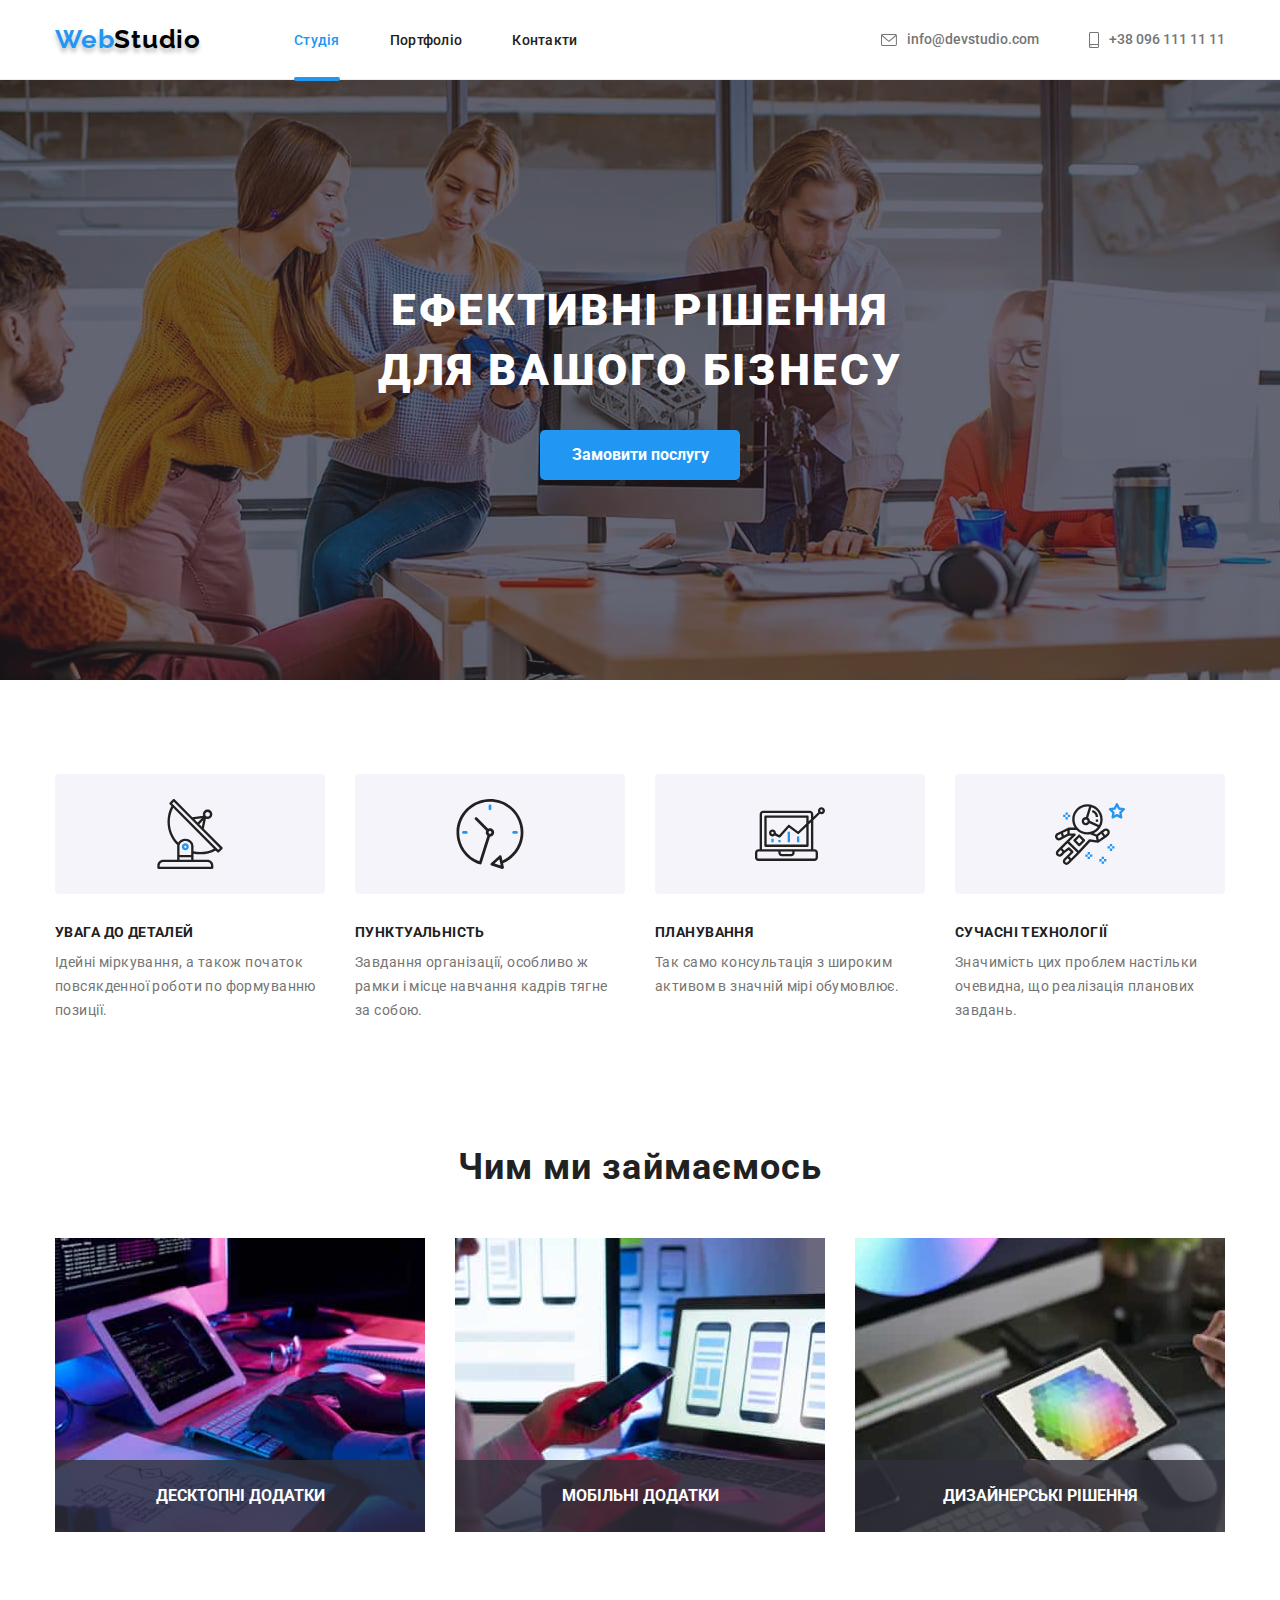
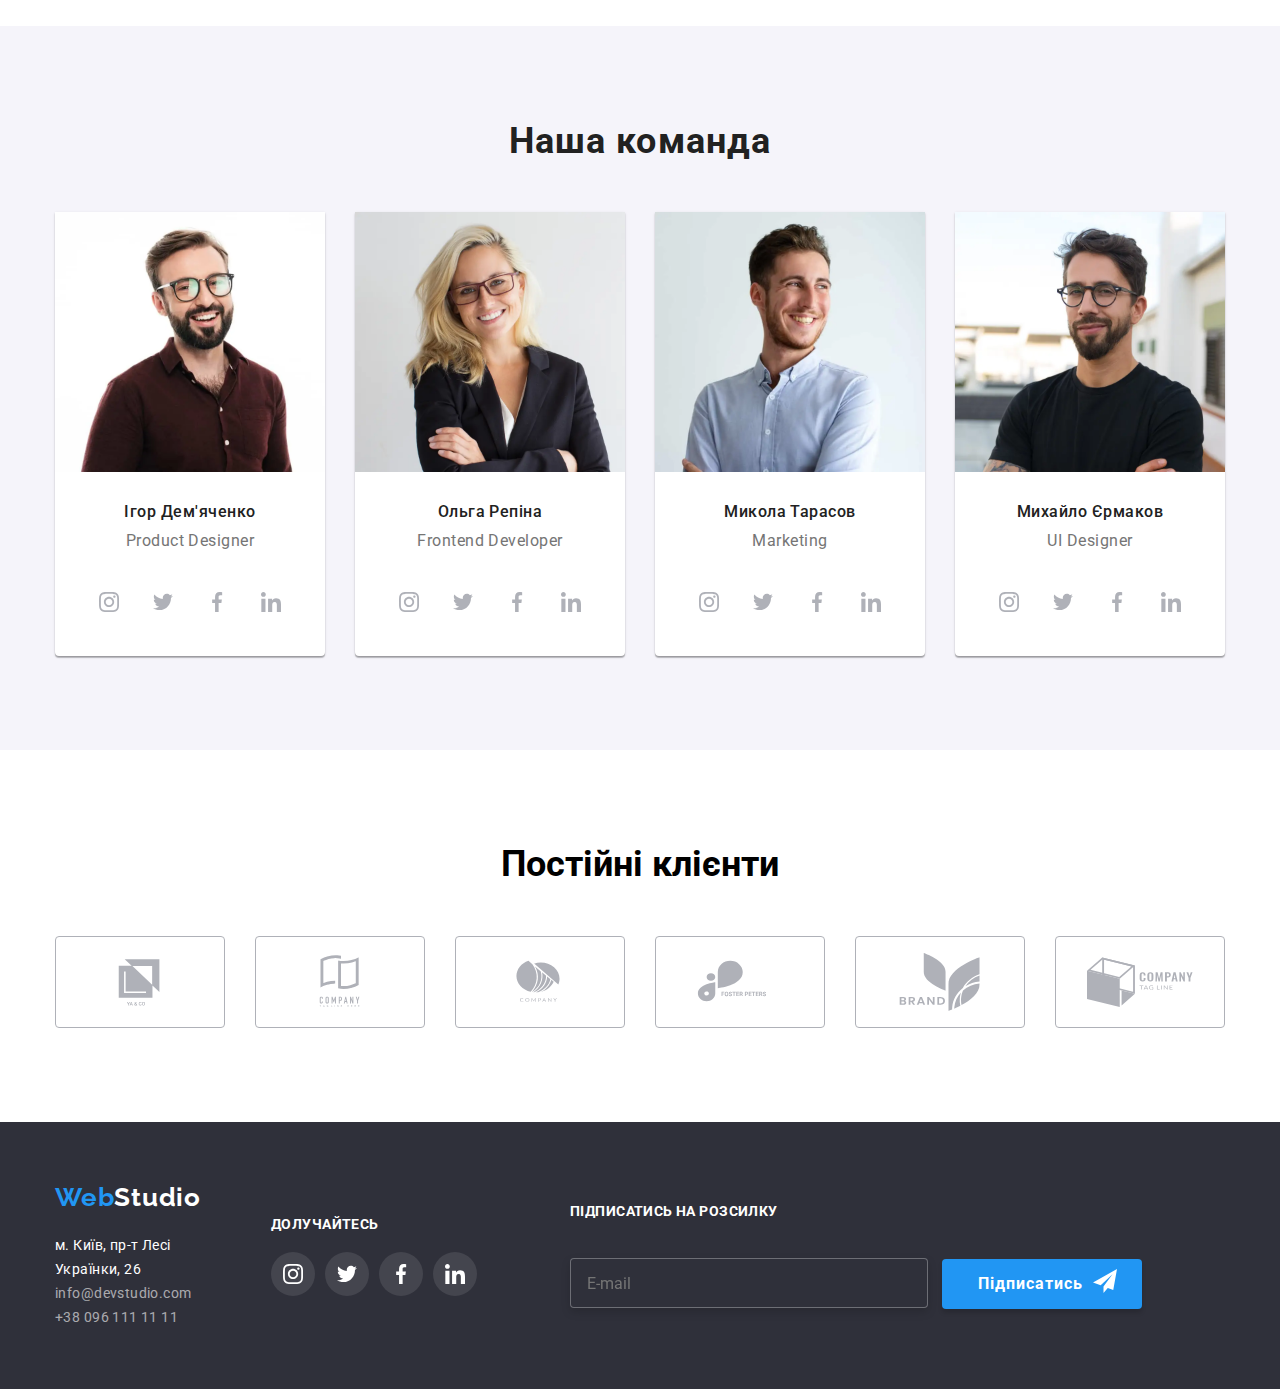
<file: index.html>
<!DOCTYPE html>
<html lang="en">

<head>
  <meta charset="UTF-8" />
  <meta http-equiv="X-UA-Compatible" content="IE=edge" />
  <meta name="viewport" content="width=device-width, initial-scale=1.0" />
  <title>Homework1</title>
  <link rel="preconnect" href="https://fonts.gstatic.com">
  <link href="https://fonts.googleapis.com/css2?family=Raleway:wght@700&family=Roboto:wght@400;500;700;900&display=swap"
    rel="stylesheet">
  <link rel="stylesheet" href="./images/symbol-defs.svg">
  <link rel="stylesheet" href="./css/modern-normalize.css">
  <link rel="stylesheet" href="./css/main.min.css">
</head>

<body>
 <header class="header ">
    <div class="container header__container">
      <nav class="navigation">
        <a class="logo__header" href="">Web<span class="studio__header">Studio</span></a>
        <ul class="menu">
          <li class="menu__item">
            <a class="menu__link menu__link--current" href="./index.html" style="color:#2196F3">Студія</a></li>
          <li class="menu__item">
            <a class="menu__link" href="./portfolio.html">Портфоліо</a>
          </li>
          <li class="menu__item">
            <a class="menu__link" href="">Контакти</a>
          </li>
        </ul>
      </nav>
      <button type="button" class="header__burger-btn is-open" data-menu-button>
        <svg class="header__burger-btn-icon">
          <use href="./images/symbol-defs.svg#burger-icon"></use>
        </svg>
      </button>
      <ul class="contacts__list">
        <li class="contacts__item">
          <a class="contacts__link" href="mailto:info@devstudio.com">
            <svg class="contacts__icon contacts__icon-m" width="16px" height="12px">
              <use href="./images/symbol-defs.svg#icon-envelope"></use>
            </svg>
            info@devstudio.com</a>
        </li>
        <li class="contacts__item">
          <a class="contacts__link" href="tel:+380961111111">
            <svg class="contacts__icon contacts__icon-p" width="10px" height="16px">
              <use href="./images/symbol-defs.svg#icon-smartphone"></use>
            </svg>
            +38 096 111 11 11</a>
        </li>
      </ul>
    </div>
    <div class="mobile-menu" data-menu>
      <div class="container mobile-menu__container">
        <button type="button" class="mobile-menu__close-btn" data-menu-close><svg class="mobile-menu__close-btn-icon"><use href="./images/symbol-defs.svg#icon-close-black"></use></svg></button>
        <ul class="mobile-menu__nav-list">
          <li class="mobile-menu__nav-item"><a class="mobile-menu__nav-link" style="color:#2196F3" href="./index.html">Студія</a></li>
          <li class="mobile-menu__nav-item"><a class="mobile-menu__nav-link" href="./portfolio.html">Портфоліо</a></li>
          <li class="mobile-menu__nav-item"><a class="mobile-menu__nav-link" href="#">Контакти</a></li>
        </ul>
        <ul class="mobile-menu__contact-list">
          <li class="mobile-menu__contact-item">
            <a class="mobile-menu__contact-phone" href="tel:+380961111111">+38 096 111 11 11</a>
          </li>
          <li class="mobile-menu__contact-item">
            <a class="mobile-menu__contact-mail" href="mailto:info@devstudio.com">info@devstudio.com</a>
          </li>
          
        </ul>
        <ul class="mobile-menu__social-list">
          <li class="mobile-menu__social-item"><a href="#" class="mobile-menu__social-link">Instagram</a></li>
          <li class="mobile-menu__social-item"><a href="#" class="mobile-menu__social-link">Twitter</a></li>
          <li class="mobile-menu__social-item"><a href="#" class="mobile-menu__social-link">Facebook</a></li>
          <li class="mobile-menu__social-item"><a href="#" class="mobile-menu__social-link">LinkedIn</a></li>
        </ul>
      </div>
    </div>
  </header>
 
  <main>
   <section class="hero">
      <div class="container">
        <h1 class="hero__title">ЕФЕКТИВНІ РІШЕННЯ <br> ДЛЯ ВАШОГО БІЗНЕСУ</h1>
        <button class="hero__btn" type="button" data-modal-open>Замовити послугу</button>
      </div>
    </section>


   <section class="specifics sections">
      <div class="container">
        <ul class="specifics__list">
          <li class="specifics__item">
            <div class="specific__thumb">
              <svg class="specific-thumb-item">
                <use href="./images/symbol-defs.svg#icon-antenna-1"></use>
              </svg>
            </div>
            <h3 class="specific__tittle">Увага до деталей</h3>
            <p class="specific__description">
              Ідейні міркування, а також початок повсякденної роботи по
              формуванню позиції.
            </p>

          </li>
          <li class="specifics__item">
            <div class="specific__thumb">
              <svg class="specific-thumb-item">
                <use href="./images/symbol-defs.svg#icon-clock-1"></use>
              </svg>
            </div>
            <h3 class="specific__tittle">Пунктуальність</h3>
            <p class="specific__description">
              Завдання організації, особливо ж рамки і місце навчання кадрів
              тягне за собою.
            </p>

          </li>
          <li class="specifics__item">
            <div class="specific__thumb">
              <svg class="specific-thumb-item">
                <use href="./images/symbol-defs.svg#icon-diagram-1"></use>
              </svg>
            </div>
            <h3 class="specific__tittle">Планування</h3>
            <p class="specific__description">
              Так само консультація з широким активом в значній мірі обумовлює.
            </p>

          </li>

          <li class="specifics__item">
            <div class="specific__thumb">
              <svg class="specific-thumb-item">
                <use href="./images/symbol-defs.svg#icon-astronaut-1"></use>
              </svg>
            </div>
            <h3 class="specific__tittle">Сучасні технології</h3>
            <p class="specific__description">
              Значимість цих проблем настільки очевидна, що реалізація планових
              завдань.
            </p>

          </li>
        </ul>
      </div>
    </section>

   <section class="gallery">
      <div class="container">
        <h2 class="gallery__tittle">Чим ми займаємось</h2>
        <ul class="gallery__list">
          <li class="gallery__item">

            <img src="./images/galery/images-keyboard-desktop.jpg" alt="розробник пише код" />
            <div class="gallery__thumb">
              <p class="gallery__overlay">Десктопні додатки</p>
            </div>
          </li>
          <li class="gallery__item">

            <img src="./images/galery/images-notebook-desktop.jpg" alt="розробник звіряє роботу на смартфоні" />
            <div class="gallery__thumb">
              <p class="gallery__overlay">Мобільні додатки</p>
            </div>
          </li>
          <li class="gallery__item">

            <img src="./images/galery/images-gamma-desktop.jpg" alt="розробник переглядає палітру" />
            <div class="gallery__thumb">
              <p class="gallery__overlay">Дизайнерські рішення</p>
            </div>
          </li>
        </ul>
      </div>
    </section>


    <section class="team sections">
      <div class="container">
        <h2 class="team__tittle">Наша команда</h2>

        <ul class="team__list">
          <li class="team__card">
            <picture>
              <source srcset="./images/igor/igor-desktop.webp 1x, ./images/igor/igor-desktop2x.webp 2x" media="(min-width: 1200px)" 
              type="image/webp">
              <source srcset="./images/igor/igor-desktop.jpg 1x, ./images/igor/igor-desktop2x.jpg 2x" media="(min-width: 1200px)" >
              <source srcset="./images/igor/igor-tablet.webp 1x, ./images/igor/igor-tablet2x.webp 2x" media="(min-width: 768px)" 
              type="image/webp">
              <source srcset="./images/igor/igor-tablet.jpg 1x, ./images/igor/igor-tablet2x.jpg 2x" media="(min-width: 768px)" >
              <source srcset="./images/igor/igor-mobile.webp 1x, ./images/igor/igor-mobile2x.webp 2x" media="(max-width: 767px)" 
              type="image/webp">
              <source srcset="./images/igor/igor-mobile.jpg 1x, ./images/igor/igor-mobile2x.jpg 2x" media="(max-width: 767px)" >
              <img class="team-imagies" src="./images/igor/igor-mobile.jpg" alt=" ігор дем'яченко" >
            </picture>
            
            <div class="team__thumb">
              <h3 class="team__name">Ігор Дем'яченко</h3>
              <p class="team__work">Product Designer</p>


              <ul class="team__social-list">
                <li class="team__social-item">
                  <a href="#" class="team__social-link">
                    <svg class="team-card-social-link-icon" width="20" height="20">
                      <use href="./images/symbol-defs.svg#icon-instagram-2">

                      </use>
                    </svg>
                  </a>
                </li>
                <li class="team__social-item">
                  <a href="#" class="team__social-link">
                    <svg class="team-card-social-link-icon" width="20" height="20">
                      <use href="./images/symbol-defs.svg#icon-twitter-1">

                      </use>
                    </svg>
                  </a>
                </li>
                <li class="team__social-item">
                  <a href="#" class="team__social-link">
                    <svg class="team-card-social-link-icon" width="20" height="20">
                      <use href="./images/symbol-defs.svg#icon-facebook-1">

                      </use>
                    </svg>
                  </a>
                </li>
                <li class="team__social-item">

                  <a href="#" class="team__social-link">
                    <svg class="team-card-social-link-icon" width="20" height="20">
                      <use href="./images/symbol-defs.svg#icon-linkedin-1">

                      </use>
                    </svg>
                  </a>
                </li>
              </ul>
            </div>
          </li>


          <li class="team__card">
            <picture>
              <source srcset="./images/olga/olga-desktop.webp 1x, ./images/olga/olga-desktop2x.webp 2x" media="(min-width: 1200px)"  
              type="image/webp">
              <source srcset="./images/olga/olga-desktop.jpg 1x, ./images/olga/olga-desktop2x.jpg 2x" media="(min-width: 1200px)" >
              <source srcset="./images/olga/olga-tablet.webp 1x, ./images/olga/olga-tablet2x.webp 2x" media="(min-width: 768px)"  
              type="image/webp">
              <source srcset="./images/olga/olga-tablet.jpg 1x, ./images/olga/olga-tablet2x.jpg 2x" media="(min-width: 768px)" >
              <source srcset="./images/olga/olga-mobile.webp 1x, ./images/olga/olga-mobile2x.webp 2x" media="(max-width: 767px)"  
              type="image/webp">
              <source srcset="./images/olga/olga-mobile.jpg 1x, ./images/olga/olga-mobile2x.jpg 2x" media="(max-width: 767px)" >
           <img class="team-imagies" src="./images/olga/olga-mobile.jpg" alt="Ольга Репiна">
            </picture>
            
            <div class="team__thumb">
              <h3 class="team__name">Ольга Репiна</h3>
              <p class="team__work">Frontend Developer</p>

              <ul class="team__social-list">
                <li class="team__social-item">
                  <a href="#" class="team__social-link">
                    <svg class="team-card-social-link-icon" width="20" height="20">
                      <use href="./images/symbol-defs.svg#icon-instagram-2">

                      </use>
                    </svg>
                  </a>
                </li>
                <li class="team__social-item">
                  <a href="#" class="team__social-link">
                    <svg class="team-card-social-link-icon" width="20" height="20">
                      <use href="./images/symbol-defs.svg#icon-twitter-1">

                      </use>
                    </svg>
                  </a>
                </li>
                <li class="team__social-item">
                  <a href="#" class="team__social-link">
                    <svg class="team-card-social-link-icon" width="20" height="20">
                      <use href="./images/symbol-defs.svg#icon-facebook-1">

                      </use>
                    </svg>
                  </a>
                </li>
                <li class="team__social-item">

                  <a href="#" class="team__social-link">
                    <svg class="team-card-social-link-icon" width="20" height="20">
                      <use href="./images/symbol-defs.svg#icon-linkedin-1">

                      </use>
                    </svg>
                  </a>
                </li>
              </ul>
            </div>
          </li>


          <li class="team__card">
            <picture>
              <source srcset="./images/mykola/mykola-desktop.webp 1x, ./images/mykola/mykola-desktop2x.webp 2x" media="(min-width: 1200px)"  
              type="image/webp">
              <source srcset="./images/mykola/mykola-desktop.jpg 1x, ./images/mykola/mykola-desktop2x.webp 2x" media="(min-width: 1200px)" >
              <source srcset="./images/mykola/mykola-tablet.webp 1x, ./images/mykola/mykola-tablet2x.jpg 2x" media="(min-width: 768px)"  
              type="image/webp">
              <source srcset="./images/mykola/mykola-tablet.jpg 1x, ./images/mykola/mykola-tablet2x.jpg 2x" media="(min-width: 768px)" >
              <source srcset="./images/mykola/mykola-mobile.webp 1x, ./images/mykola/mykola-mobile2x.webp 2x" media="(max-width: 767px)"  
              type="image/webp">
              <source srcset="./images/mykola/mykola-mobile.jpg 1x, ./images/mykola/mykola-mobile2x.jpg 2x" media="(max-width: 767px)">
            <img class="team-imagies" src="./images/mykola/mykola-mobile.jpg" alt="Микола Тарасов">
            </picture>
            
            <div class="team__thumb">
              <h3 class="team__name">Микола Тарасов</h3>
              <p class="team__work">Marketing</p>

              <ul class="team__social-list">
                <li class="team__social-item">
                  <a href="#" class="team__social-link">
                    <svg class="team-card-social-link-icon" width="20" height="20">
                      <use href="./images/symbol-defs.svg#icon-instagram-2">

                      </use>
                    </svg>
                  </a>
                </li>
                <li class="team__social-item">
                  <a href="#" class="team__social-link">
                    <svg class="team-card-social-link-icon" width="20" height="20">
                      <use href="./images/symbol-defs.svg#icon-twitter-1">

                      </use>
                    </svg>
                  </a>
                </li>
                <li class="team__social-item">
                  <a href="#" class="team__social-link">
                    <svg class="team-card-social-link-icon" width="20" height="20">
                      <use href="./images/symbol-defs.svg#icon-facebook-1">

                      </use>
                    </svg>
                  </a>
                </li>
                <li class="team__social-item">

                  <a href="#" class="team__social-link">
                    <svg class="team-card-social-link-icon" width="20" height="20">
                      <use href="./images/symbol-defs.svg#icon-linkedin-1">

                      </use>
                    </svg>
                  </a>
                </li>
              </ul>
            </div>
          </li>


          <li class="team__card">
            <picture>
              <source srcset="./images/mykhaylo/mykhailo-desktop.webp 1x, ./images/mykhaylo/mykhailo-desktop2x.webp 2x" media="(min-width: 1200px)"  
              type="image/webp">
              <source srcset="./images/mykhaylo/mykhailo-desktop.jpg 1x, ./images/mykhaylo/mykhailo-desktop2x.jpg 2x"  media="(min-width: 1200px)">
              <source srcset="./images/mykhaylo/mykhailo-tablet.webp 1x, ./images/mykhaylo/mykhailo-tablet2x.webp 2x" media="(min-width: 768px)"  
              type="image/webp">
              <source srcset="./images/mykhaylo/mykhailo-tablet.jpg 1x, ./images/mykhaylo/mykhailo-tablet2x.jpg 2x" media="(min-width: 768px)" >
              <source srcset="./images/mykhaylo/mykhailo-mobile.webp 1x, ./images/mykhaylo/mykhailo-mobile2x.webp 2x"  media="(max-width: 767px)" 
              type="image/webp">
              <source srcset="./images/mykhaylo/mykhailo-mobile.jpg 1x, ./images/mykhaylo/mykhailo-mobile2x.jpg 2x" media="(max-width: 767px)" >
              <img class="team-imagies" src="./images/mykhaylo/mykhailo-mobile.jpg" alt="Михайло Єрмаков">
            </picture>
            
            <div class="team__thumb">
              <h3 class="team__name">Михайло Єрмаков</h3>
              <p class="team__work">UI Designer</p>

              <ul class="team__social-list">
                <li class="team__social-item">
                  <a href="#" class="team__social-link">
                    <svg class="team-card-social-link-icon" width="20" height="20">
                      <use href="./images/symbol-defs.svg#icon-instagram-2">

                      </use>
                    </svg>
                  </a>
                </li>
                <li class="team__social-item">
                  <a href="#" class="team__social-link">
                    <svg class="team-card-social-link-icon" width="20" height="20">
                      <use href="./images/symbol-defs.svg#icon-twitter-1">

                      </use>
                    </svg>
                  </a>
                </li>
                <li class="team__social-item">
                  <a href="#" class="team__social-link">
                    <svg class="team-card-social-link-icon" width="20" height="20">
                      <use href="./images/symbol-defs.svg#icon-facebook-1">

                      </use>
                    </svg>
                  </a>
                </li>
                <li class="team__social-item">

                  <a href="#" class="team__social-link">
                    <svg class="team-card-social-link-icon" width="20" height="20">
                      <use href="./images/symbol-defs.svg#icon-linkedin-1">

                      </use>
                    </svg>
                  </a>
                </li>
              </ul>
            </div>
          </li>

        </ul>
      </div>
    </section>


   <section class=" sections">
<div class="container">
      <h2 class="customers__tittle">Постійнi клієнти</h2>
      <ul class="customers__list">
        <li class="customers__item">
          <a href="" class="customers__link">
            <svg class="regular-customers-icon">
              <use href="./images/symbol-defs.svg#icon-Logo"></use>
            </svg>
          </a>
        </li>
        <li class="customers__item">
          <a href="" class="customers__link">
            <svg class="regular-customers-icon">
              <use href="./images/symbol-defs.svg#icon-Logo-1">
              </use>
            </svg>
          </a>
        </li>
        <li class="customers__item">
          <a href="" class="customers__link">
            <svg class="regular-customers-icon">
              <use href="./images/symbol-defs.svg#icon-Logo-2"></use>
            </svg>
          </a>
        </li>
        <li class="customers__item">
          <a href="" class="customers__link">
            <svg class="regular-customers-icon">
              <use href="./images/symbol-defs.svg#icon-Logo-3"></use>
            </svg>
          </a>
        </li>
        <li class="customers__item">
          <a href="" class="customers__link">
            <svg class="regular-customers-icon">
              <use href="./images/symbol-defs.svg#icon-group"></use>
            </svg>
          </a>
        </li>
        <li class="customers__item">
          <a href="" class="customers__link">
            <svg class="regular-customers-icon">
              <use href="./images/symbol-defs.svg#icon-group-1"></use>
            </svg>
          </a>
        </li>
      </ul>
    </div>


    </section>
  </main>

<footer class="footer">

    <div class="footer__container container">
      <div class="footer__coordinate-thumb">
        <a class="footer__logo" href="">Web<span class="footer__studio">Studio</span></a>
        <address class="footer__address">
          <ul class="footer__list">
            <li class="footer__item">
              <a class="footer__link" target="rel" href="https://goo.gl/maps/RYGxGZzgQtVYjfwn8">
                м. Київ, пр-т Лесі Українки, 26</a>
            </li>
            <li class="footer__item">
              <a class="footer__contacts" href="mailto:info@devstudio.com">info@devstudio.com</a>
            </li>
            <li class="footer__item">
              <a class="footer__contacts" href="tel:+380961111111">+38 096 111 11 11</a>
            </li>
          </ul>

        </address>
      </div>
      <div class="footer__social">
        <b class="footer__invite">Долучайтесь</b>
        <ul class="footer__social--list">
          <li class="footer__social-item">
            <a href="#" class="footer__social-link">
              <svg class="btn-icon" width="20" height="20" fill="#ffffff">
                <use href="./images/symbol-defs.svg#icon-instagram-2"></use>
              </svg>
            </a>
          </li>
          <li class="footer__social-item">
            <a href="#" class="footer__social-link">
              <svg class="btn-icon" width="20" height="20" fill="#ffffff">
                <use href="./images/symbol-defs.svg#icon-twitter-1"></use>
              </svg>
            </a>
          </li>
          <li class="footer__social-item">
            <a href="#" class="footer__social-link">
              <svg class="btn-icon" width="20" height="20" fill="#ffffff">
                <use href="./images/symbol-defs.svg#icon-facebook-1"></use>
              </svg>
            </a></li>
          <li class="footer__social-item">
            <a href="#" class="footer__social-link">
              <svg class="btn-icon" width="20" height="20" fill="#ffffff">
                <use href="./images/symbol-defs.svg#icon-linkedin-1"></use>
              </svg>
            </a></li>
        </ul>
      </div>

      <div class="footer__send">
        <b class="footer__invite">Підписатись на розсилку</b>
        <form action="#" class="footer__form">
          <label class="footer__label">
            <input type="email" name="user-email" class="footer__input" required placeholder="E-mail">
          </label>
          <button type="submit" class="footer__btn-send">Підписатись
            <svg class="send-icon">
              <use href="./images/symbol-defs.svg#icon-icon-send"></use>
            </svg>
          </button>
        </form>
      </div>
    </div>

  </footer>
  <div class="backdrop is-hidden" data-modal>
    <div class="modal">
      <form action="#" class="modal-form" autocomplete="off">
        <button type="button" class="modal-close-button" data-modal-close>
          <svg class="close-btn">
            <use href="./images/symbol-defs.svg#icon-close-black" class="close" no-repeat></use>
          </svg>
        </button>
        <p class="modal-form-head">Залиште свої дані, ми вам зателевонуємо</p>
        
        <label class="modal-form-field">
          Ім'я
          <span class="modal-form-input-wraper">
            <input type="text" name="user-name" class="modal-form-input" minlength="2" required>
            <svg class="modal-form-icon">
              <use href="./images/symbol-defs.svg#icon-Vector"></use>
            </svg>
          </span>
        </label>
        <label class="modal-form-field">
          Телефон
          <span class="modal-form-input-wraper">
            <input type="tel" name="user-phone" class="modal-form-input" required
              pattern="[0-9]{3}-[0-9]{3}-[0-9]{2}-[0-9]{2}" title="000-000-00-00">
            <svg class="modal-form-icon">
              <use href="./images/symbol-defs.svg#icon-Vector-1"></use>
            </svg>
          </span>
        </label>
        <label class="modal-form-field">
          Пошта
          <span class="modal-form-input-wraper">
            <input type="email" name="user-email" class="modal-form-input" required>
            <svg class="modal-form-icon">
              <use href="./images/symbol-defs.svg#icon-Vector-2" ></use>
            </svg>
          </span>
        </label>
        <label class="modal-form-field">
          Повідомлення
          <textarea name="user-message" class="modal-form-message" placeholder="Введіть повідомлення"></textarea>
        </label>
        <input type="checkbox" name="user-policy" class="modal-form-checkbox visually-hidden" id="checkbox-policy">
        <label for="checkbox-policy" class="modal-form-checkbox-policy">Погоджуюсь з розсилкою та приймаю <a href="#"
            class="modal-form-policy">Умови договору</a>
        </label>
        <button type="submit" class="modal-form-btn">Відправити</button>
      </form>

     


    </div>
  </div>
  <script src="./js/modal.js"></script>
  <script src="./js/menu.js"></script>
</body>

</html>
</file>
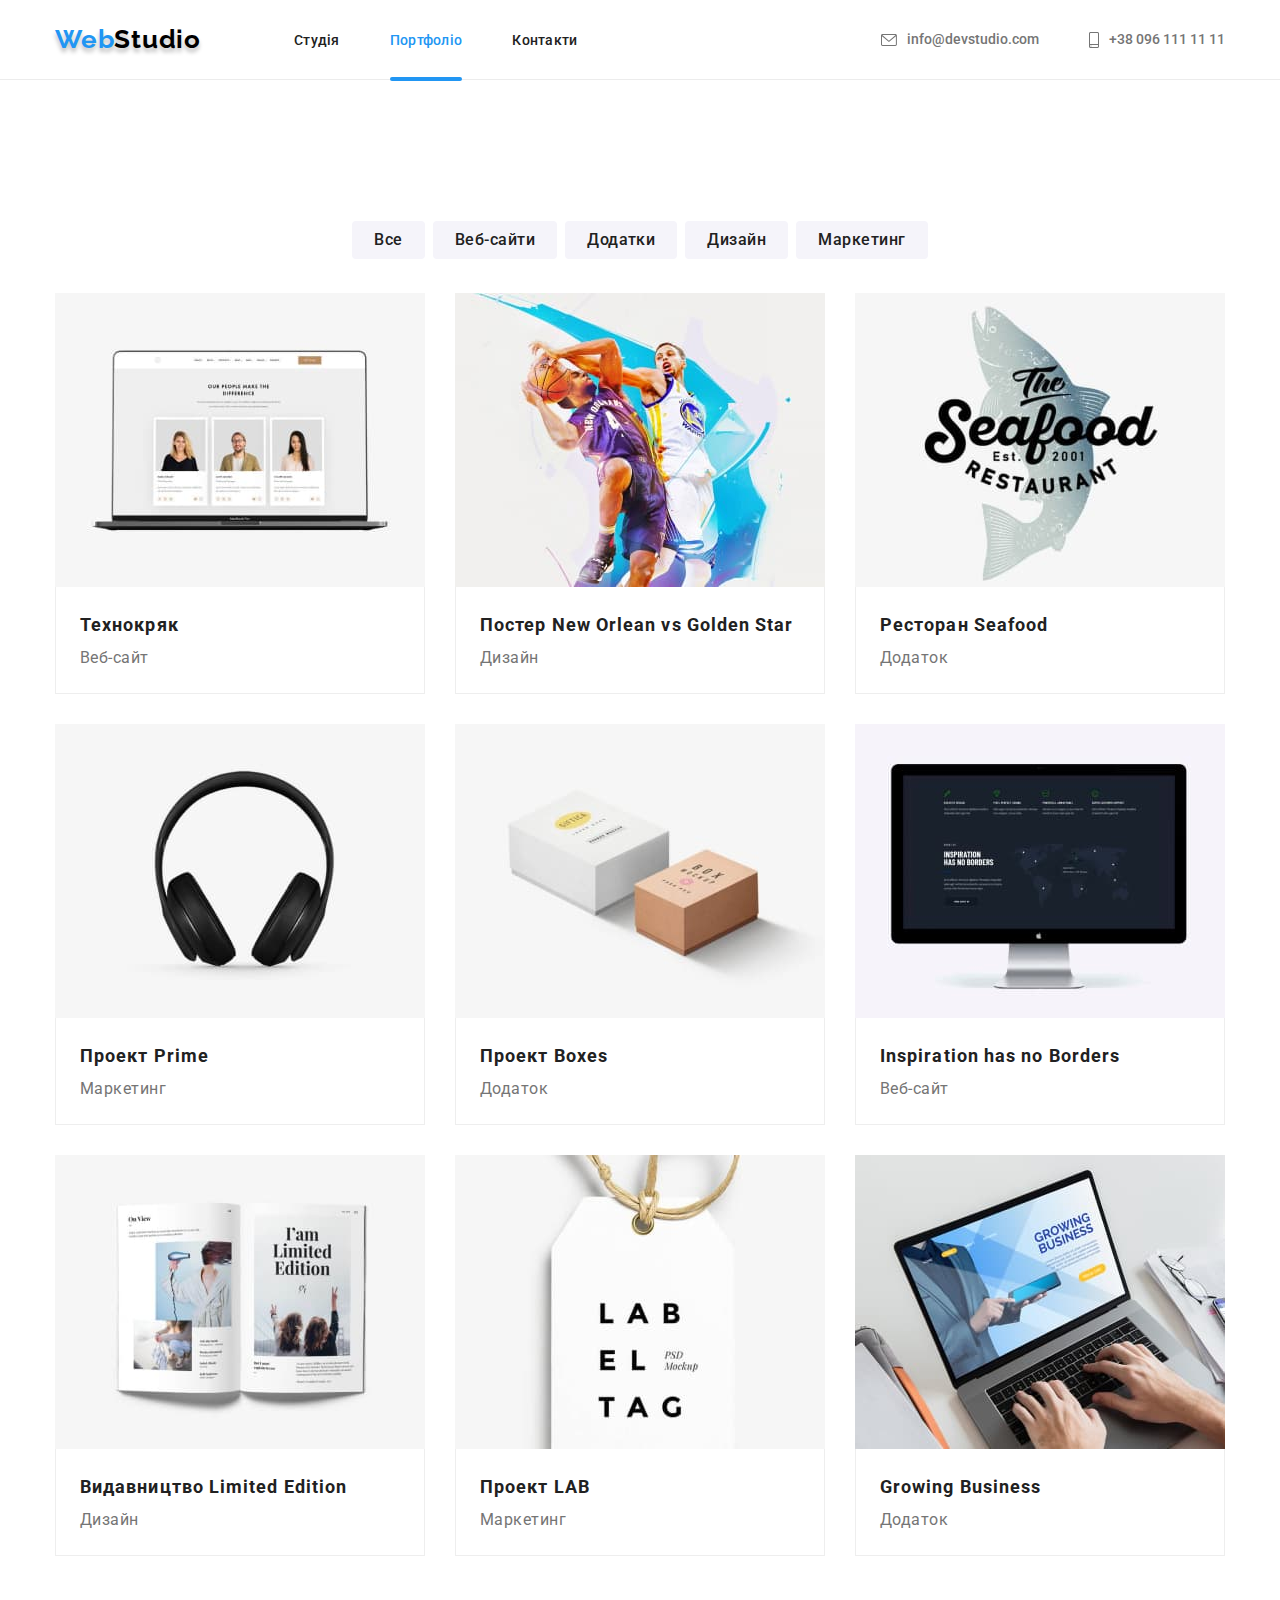
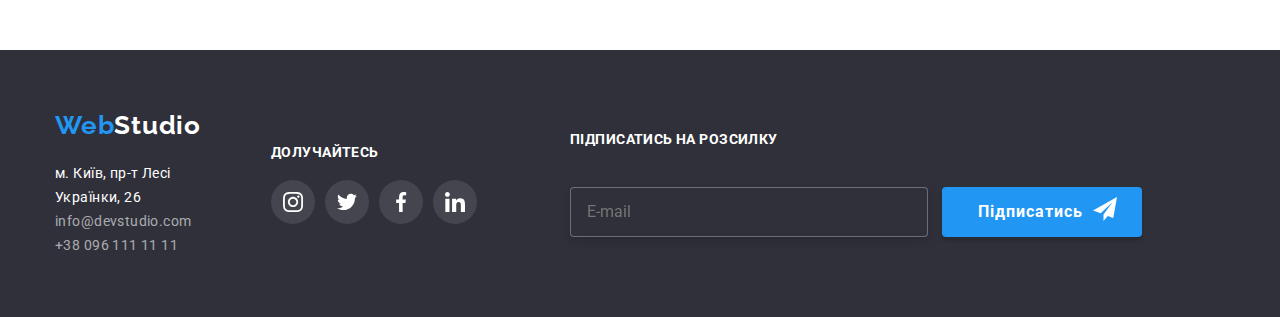
<file: portfolio.html>
<!DOCTYPE html>
<html lang="en">

<head>
    <meta charset="UTF-8">
    <meta http-equiv="X-UA-Compatible" content="IE=edge">
    <meta name="viewport" content="width=device-width, initial-scale=1.0">
    <title>Homework 2</title>
    <link rel="preconnect" href="https://fonts.gstatic.com">
    <link
        href="https://fonts.googleapis.com/css2?family=Raleway:wght@700&family=Roboto:wght@400;500;700;900&display=swap"
        rel="stylesheet">
    <link rel="stylesheet" type="text/css" href="./css/modern-normalize.css">
    <link rel="stylesheet" href="./css/main.min.css">
    <link rel="stylesheet" href="./images/symbol-defs.svg">
    
</head>

<body>
    <header class="header ">
        <div class="container header__container">
          <nav class="navigation">
            <a class="logo__header" href="">Web<span class="studio__header">Studio</span></a>
            <ul class="menu">
              <li class="menu__item">
                <a class="menu__link " href="./index.html">Студія</a></li>
              <li class="menu__item">
                <a class="menu__link menu__link--current" href="./portfolio.html"  style="color:#2196F3">Портфоліо</a>
              </li>
              <li class="menu__item">
                <a class="menu__link" href="">Контакти</a>
              </li>
            </ul>
          </nav>
          <button type="button" class="header__burger-btn is-open" data-menu-button>
            <svg class="header__burger-btn-icon">
              <use href="./images/symbol-defs.svg#burger-icon"></use>
            </svg>
          </button>
          <ul class="contacts__list">
            <li class="contacts__item">
              <a class="contacts__link" href="mailto:info@devstudio.com">
                <svg class="contacts__icon" width="16px" height="12px">
                  <use href="./images/symbol-defs.svg#icon-envelope"></use>
                </svg>
                info@devstudio.com</a>
            </li>
            <li class="contacts__item">
              <a class="contacts__link" href="tel:+380961111111">
                <svg class="contacts__icon" width="10px" height="16px">
                  <use href="./images/symbol-defs.svg#icon-smartphone"></use>
                </svg>
                +38 096 111 11 11</a>
            </li>
          </ul>
        </div>
        
        <div class="mobile-menu" data-menu>
          <div class="container mobile-menu__container">
            <button type="button" class="mobile-menu__close-btn" data-menu-close><svg class="mobile-menu__close-btn-icon"><use href="./images/symbol-defs.svg#icon-close-black"></use></svg></button>
            <ul class="mobile-menu__nav-list">
              <li class="mobile-menu__nav-item"><a class="mobile-menu__nav-link"  href="./index.html">Студія</a></li>
              <li class="mobile-menu__nav-item"><a class="mobile-menu__nav-link" style="color:#2196F3" href="./portfolio.html">Портфоліо</a></li>
              <li class="mobile-menu__nav-item"><a class="mobile-menu__nav-link" href="#">Контакти</a></li>
            </ul>
            <ul class="mobile-menu__contact-list">
              <li class="mobile-menu__contact-item">
                <a class="mobile-menu__contact-phone" href="tel:+380961111111">+38 096 111 11 11</a>
              </li>
              <li class="mobile-menu__contact-item">
                <a class="mobile-menu__contact-mail" href="mailto:info@devstudio.com">info@devstudio.com</a>
              </li>
              
            </ul>
            <ul class="mobile-menu__social-list">
              <li class="mobile-menu__social-item"><a href="#" class="mobile-menu__social-link">Instagram</a></li>
              <li class="mobile-menu__social-item"><a href="#" class="mobile-menu__social-link">Twitter</a></li>
              <li class="mobile-menu__social-item"><a href="#" class="mobile-menu__social-link">Facebook</a></li>
              <li class="mobile-menu__social-item"><a href="#" class="mobile-menu__social-link">LinkedIn</a></li>
            </ul>
          </div>
        </div>
      </header>
    <main>
        <section class="main sections">
            <div class="container">

                <ul class="filter__list">
                    <li class="filter__item"><button class="filter__button" type="button">Все</button></li>
                    <li class="filter__item"><button class="filter__button" type="button">Веб-сайти</button></li>
                    <li class="filter__item"><button class="filter__button" type="button">Додатки</button></li>
                    <li class="filter__item"><button class="filter__button" type="button">Дизайн</button></li>
                    <li class="filter__item"><button class="filter__button" type="button">Маркетинг</button></li>
                </ul>

                <ul class="card__list">
                    <li class="card__item">
                        <a href="#" class="card__link">
                            <div class="card__thumb">
                              <picture>
                                <source srcset="./images/portpholio/desktop/img-desktop.jpg 1x, ./images/portpholio/desktop-2x/img- desktop@2.jpg 2x" media="(min-width: 1200px)">
                                <source srcset="./images/portpholio/tablet/img-tablet.jpg 1x, ./images/portpholio/tablet-2x/img- tablet@2x.jpg 2x" media="(min-width: 768px)">
                                <source srcset="./images/portpholio/mobile/img-mobile.jpg 1x, ./images/portpholio/mobile-2x/img-mobile@2x.jpg 2x" media="(min-width: 480px)">
                                <img src="./images/portpholio/mobile/img-mobile.jpg" alt="#">
                                </picture>
                                <p class="card__overlay">Технокряк это современная площадка распространения коронавируса.
                                    Компании используют эту платформу для цифрового шпионажа и атак на защищённые
                                    сервера конкурентов.</p>
                            </div>
                            <div class="card__title-box">
                                <h3 class="card__name">Технокряк</h3>
                                <p class="card__name-filter">Веб-сайт</p>
                            </div>
                        </a>
                    </li>
                    <li class="card__item">
                        <a href="#" class="card__link">
                            <div class="card__thumb">
                              <picture>
                                <source srcset="./images/portpholio/desktop/img-desktop-1.jpg 1x, ./images/portpholio/desktop-2x/img-desktop@2-1.jpg 2x" media="(min-width: 1200px)">
                                <source srcset="./images/portpholio/tablet/img-tablet-1.jpg 1x, ./images/portpholio/tablet-2x/img- tablet@2x-1.jpg 2x" media="(min-width: 768px)">
                                <source srcset="./images/portpholio/mobile/img-mobile-1.jpg 1x, ./images/portpholio/mobile-2x/img-mobile@2x-1.jpg 2x" media="(min-width: 480px)">
                                <img src="./images/portpholio/mobile/img-mobile-1.jpg" alt="#">
                                </picture>
                                <p class="card__overlay"></p>
                            </div>
                            <div class="card__title-box">
                                <h3 class="card__name">Постер New Orlean vs Golden Star</h3>
                                <p class="card__name-filter">Дизайн</p>
                            </div>
                        </a>
                    </li>
                    <li class="card__item">
                        <a href="#" class="card__link">
                            <div class="card__thumb">
                              <picture>
                                <source srcset="./images/portpholio/desktop/img-desktop-2.jpg 1x, ./images/portpholio/desktop-2x/img-desktop@2-2.jpg 2x" media="(min-width: 1200px)">
                                <source srcset="./images/portpholio/tablet/img-tablet-2.jpg 1x, ./images/portpholio/tablet-2x/img-tablet@2x-2.jpg 2x" media="(min-width: 768px)">
                                <source srcset="./images/portpholio/mobile/img-mobile-2.jpg 1x, ./images/portpholio/mobile-2x/img-mobile@2x-2.jpg 2x" media="(min-width: 480px)">
                                <img src="./images/portpholio/mobile/img-mobile-2.jpg" alt="#">
                                </picture>
                                <p class="card__overlay"></p>
                            </div>
                            <div class="card__title-box">
                                <h3 class="card__name">Ресторан Seafood</h3>
                                <p class="card__name-filter">Додаток</p>
                            </div>
                        </a>
                    </li>
                    <li class="card__item">
                        <a href="#" class="card__link">
                            <div class="card__thumb">
                            
                                <picture>
                                  <source srcset="./images/portpholio/desktop/img-desktop-3.jpg 1x, ./images/portpholio/desktop-2x/img-desktop@2-3.jpg 2x" media="(min-width: 1200px)">
                                  <source srcset="./images/portpholio/tablet/img-tablet-3.jpg 1x, ./images/portpholio/tablet-2x/img-tablet@2x-3.jpg 2x" media="(min-width: 768px)">
                                  <source srcset="./images/portpholio/mobile/img-mobile-3.jpg 1x, ./images/portpholio/mobile-2x/img-mobile@2x-3.jpg 2x" media="(min-width: 480px)">
                                  <img src="./images/portpholio/mobile/img-mobile-3.jpg" alt="#">
                                  </picture>
                                <p class="card__overlay"></p>
                            </div>
                            <div class="card__title-box">
                                <h3 class="card__name">Проект Prime</h3>
                                <p class="card__name-filter">Маркетинг</p>
                            </div>
                        </a>
                    </li>
                    <li class="card__item">
                        <a href="#" class="card__link">
                            <div class="card__thumb">
                              <picture>
                                <source srcset="./images/portpholio/desktop/img-desktop-4.jpg 1x, ./images/portpholio/desktop-2x/img-desktop@2-4.jpg 2x" media="(min-width: 1200px)">
                                <source srcset="./images/portpholio/tablet/img-tablet-4.jpg 1x, ./images/portpholio/tablet-2x/img-tablet@2x-4.jpg 2x" media="(min-width: 768px)">
                                <source srcset="./images/portpholio/mobile/img-mobile-4.jpg 1x, ./images/portpholio/mobile-2x/img-mobile@2x-4.jpg 2x" media="(min-width: 480px)">
                                <img src="./images/portpholio/mobile/img-mobile-4.jpg" alt="#">
                                </picture>
                                <p class="card__overlay"></p>
                            </div>
                            <div class="card__title-box">
                                <h3 class="card__name">Проект Boxes</h3>
                                <p class="card__name-filter">Додаток</p>
                            </div>
                        </a>
                    </li>
                    <li class="card__item">
                        <a href="#" class="card__link">
                            <div class="card__thumb">
                              <picture>
                                <source srcset="./images/portpholio/desktop/img-desktop-5.jpg 1x, ./images/portpholio/desktop-2x/img-desktop@2-5.jpg 2x" media="(min-width: 1200px)">
                                <source srcset="./images/portpholio/tablet/img-tablet-5.jpg 1x, ./images/portpholio/tablet-2x/img-tablet@2x-5.jpg 2x" media="(min-width: 768px)">
                                <source srcset="./images/portpholio/mobile/img-mobile-5.jpg 1x, ./images/portpholio/mobile-2x/img-mobile@2x-5.jpg 2x" media="(min-width: 480px)">
                                <img src="./images/portpholio/mobile/img-mobile-5.jpg" alt="#">
                                </picture>
                                <p class="card__overlay"></p>
                            </div>
                            <div class="card__title-box">
                                <h3 class="card__name">Inspiration has no Borders</h3>
                                <p class="card__name-filter">Веб-сайт</p>
                            </div>
                        </a>
                    </li>
                    <li class="card__item">
                        <a href="#" class="card__link">
                            <div class="card__thumb">
                              <picture>
                                <source srcset="./images/portpholio/desktop/img-desktop-6.jpg 1x, ./images/portpholio/desktop-2x/img-desktop@2-6.jpg 2x" media="(min-width: 1200px)">
                                <source srcset="./images/portpholio/tablet/img-tablet-6.jpg 1x, ./images/portpholio/tablet-2x/img-tablet@2x-6.jpg 2x" media="(min-width: 768px)">
                                <source srcset="./images/portpholio/mobile/img-mobile-6.jpg 1x, ./images/portpholio/mobile-2x/img-mobile@2x-6.jpg 2x" media="(min-width: 480px)">
                                <img src="./images/portpholio/mobile/img-mobile-6.jpg" alt="#">
                                </picture>
                                <p class="card__overlay"></p>
                            </div>
                            <div class="card__title-box">
                                <h3 class="card__name">Видавництво Limited Edition</h3>
                                <p class="card__name-filter">Дизайн</p>
                            </div>
                        </a>
                    </li>
                    <li class="card__item">
                        <a href="#" class="card__link">
                            <div class="card__thumb">
                              <picture>
                                <source srcset="./images/portpholio/desktop/img-desktop-7.jpg 1x, ./images/portpholio/desktop-2x/img-desktop@2-7.jpg 2x" media="(min-width: 1200px)">
                                <source srcset="./images/portpholio/tablet/img-tablet-7.jpg 1x, ./images/portpholio/tablet-2x/img-tablet@2x-7.jpg 2x" media="(min-width: 768px)">
                                <source srcset="./images/portpholio/mobile/img-mobile-7.jpg 1x, ./images/portpholio/mobile-2x/img-mobile@2x-7.jpg 2x" media="(min-width: 480px)">
                                <img src="./images/portpholio/mobile/img-mobile-7.jpg" alt="#">
                                </picture>
                                <p class="card__overlay"></p>
                            </div>
                            <div class="card__title-box">
                                <h3 class="card__name">Проект LAB</h3>
                                <p class="card__name-filter">Маркетинг</p>
                            </div>
                        </a>
                    </li>
                    <li class="card__item">
                        <a href="#" class="card__link">
                            <div class="card__thumb">
                              <picture>
                                <source srcset="./images/portpholio/desktop/img-desktop-8.jpg 1x, ./images/portpholio/desktop-2x/img-desktop@2-8.jpg 2x" media="(min-width: 1200px)">
                                <source srcset="./images/portpholio/tablet/img-tablet-8.jpg 1x, ./images/portpholio/tablet-2x/img-tablet@2x-8.jpg 2x" media="(min-width: 768px)">
                                <source srcset="./images/portpholio/mobile/img-mobile-8.jpg 1x, ./images/portpholio/mobile-2x/img-mobile@2x-8.jpg 2x" media="(min-width: 480px)">
                                <img src="./images/portpholio/mobile/img-mobile-8.jpg" alt="#">
                                </picture>
                                <p class="card__overlay"></p>
                            </div>
                            <div class="card__title-box">
                                <h3 class="card__name">Growing Business</h3>
                                <p class="card__name-filter">Додаток</p>
                            </div>
                        </a>
                    </li>
                </ul>
            </div>
        </section>
    </main>
    <footer class="footer">

        <div class="footer__container container">
          <div class="footer__coordinate-thumb">
            <a class="footer__logo" href="">Web<span class="footer__studio">Studio</span></a>
            <address class="footer__address">
              <ul class="footer__list">
                <li class="footer__item">
                  <a class="footer__link" target="rel" href="https://goo.gl/maps/RYGxGZzgQtVYjfwn8">
                    м. Київ, пр-т Лесі Українки, 26</a>
                </li>
                <li class="footer__item">
                  <a class="footer__contacts" href="mailto:info@devstudio.com">info@devstudio.com</a>
                </li>
                <li class="footer__item">
                  <a class="footer__contacts" href="tel:+380961111111">+38 096 111 11 11</a>
                </li>
              </ul>
    
            </address>
          </div>
          <div class="footer__social">
            <b class="footer__invite">Долучайтесь</b>
            <ul class="footer__social--list">
              <li class="footer__social-item">
                <a href="#" class="footer__social-link">
                  <svg class="btn-icon" width="20" height="20" fill="#ffffff">
                    <use href="./images/symbol-defs.svg#icon-instagram-2"></use>
                  </svg>
                </a>
              </li>
              <li class="footer__social-item">
                <a href="#" class="footer__social-link">
                  <svg class="btn-icon" width="20" height="20" fill="#ffffff">
                    <use href="./images/symbol-defs.svg#icon-twitter-1"></use>
                  </svg>
                </a>
              </li>
              <li class="footer__social-item">
                <a href="#" class="footer__social-link">
                  <svg class="btn-icon" width="20" height="20" fill="#ffffff">
                    <use href="./images/symbol-defs.svg#icon-facebook-1"></use>
                  </svg>
                </a></li>
              <li class="footer__social-item">
                <a href="#" class="footer__social-link">
                  <svg class="btn-icon" width="20" height="20" fill="#ffffff">
                    <use href="./images/symbol-defs.svg#icon-linkedin-1"></use>
                  </svg>
                </a></li>
            </ul>
          </div>
    
          <div class="footer__send">
            <b class="footer__invite">Підписатись на розсилку</b>
            <form action="#" class="footer__form">
              <label class="footer__label">
                <input type="email" name="user-email" class="footer__input" required placeholder="E-mail">
              </label>
              <button type="submit" class="footer__btn-send">Підписатись
                <svg class="send-icon">
                  <use href="./images/symbol-defs.svg#icon-icon-send"></use>
                </svg>
              </button>
            </form>
          </div>
        </div>
    
      </footer>

      <script src="./js/menu.js"></script>
</body>

</html>
</file>
<file: css/main.min.css>
:root{--svg-icon-color: #afb1b8;--our-team-bloc-background-color: #f5f4fa;--background-image-linear-gradient: rgba(47, 48, 58, 0.4);--background-image-linear-gradient-2: rgba(47, 48, 58, 0.4);--team-card-box-shadow: 0px 1px 3px rgba(0, 0, 0, 0.12), 0px 1px 1px rgba(0, 0, 0, 0.14), 0px 2px 1px rgba(0, 0, 0, 0.2);--background-image-desktop: url(../images/background/desktop-background.jpg);--background-image-desktop-2x: url(../images/background/desktop-background2x.jpg);--background-image-tablet: url(../images/background/tablet-background.jpg);--background-image-tablet-2x: url(../images/background/tablet-background2x.jpg);--background-image-mobile: url(../images/background/mobile-background.jpg);--background-image-mobile-2x: url(../images/background/mobile-background2x.jpg);--backdrop-background: rgba(0, 0, 0, 0.2);--modal-close-button: rgba(0, 0, 0, 0.1);--photo-thumb-background: rgba(47, 48, 58, 0.8);--modal-form-message-border: 1px solid rgba(33, 33, 33, 0.2);--name-card: #212121;--card-get: 30px;--nav-background-color: #ffffff;--logo-web-color: #2196f3;--logo-studio-header-color: #000000;--header-border-bottom-color: #ececec;--link-color: #212121;--hover-focus-color: #2196f3;--contact-menu-itam-color: #757575;--background-head-color: #2f303a;--background-footer-color: #2f303a;--contacts-end-color: rgba(255, 255, 255, 0.6);--text-shadow-logo: 0px 4px 4px rgba(0, 0, 0, 0.25);--social-list-item-link-background-color: rgba(255, 255, 255, 0.1);--all-buttons-color: #f5f4fa;--title-box-boarder: 1px solid #eeeeee;--background-overlay: rgba(33, 150, 243, 0.9);--list-item-hover-box-shadow: 0px 1px 1px rgba(0, 0, 0, 0.12), 0px 4px 4px rgba(0, 0, 0, 0.06), 1px 4px 6px rgba(0, 0, 0, 0.16);--modal-send-border:1px solid rgba(255, 255, 255, 0.3);--modal-send-filter: drop-shadow(0px 4px 4px rgba(0, 0, 0, 0.15));--btn-send-shadow:0px 4px 4px rgba(0, 0, 0, 0.15);--header-burger-btn: #000000}h1,h2,h3,h4,h5,h6,p{margin-top:0;margin-bottom:0}ul,ol{margin-top:0;margin-bottom:0;padding-left:0;list-style:none}a{text-decoration:none}img{display:block}body{font-family:Roboto;margin:0px}@media screen and (min-width: 480px){.sections{padding-top:60px;padding-bottom:60px}}@media screen and (min-width: 1200px){.sections{padding-top:94px;padding-bottom:94px}}.container{padding-left:15px;padding-right:15px;margin-left:auto;margin-right:auto}@media screen and (min-width: 1200px){.container{width:1200px}}@media screen and (max-width: 1199px){.container{width:768px}}@media screen and (max-width: 767px){.container{width:480px}}.visually-hidden{position:absolute !important;clip:rect(1px 1px 1px 1px);clip:rect(1px 1px 1px 1px);padding:0 !important;border:0 !important;height:1 !important;width:1 !important;overflow:hidden}.model-btn{display:block;width:200px;height:50px;margin:0 auto;border-radius:5px;font-weight:bold;font-size:16px;font-family:inherit;color:var(--nav-background-color);background-color:var(--hover-focus-color);border:none;cursor:pointer}.team__social-list{display:flex;list-style:none}@media screen and (min-width: 480px){.team__social-list{padding-left:122px;padding-bottom:24px}}@media screen and (min-width: 768px){.team__social-list{padding-left:74px;padding-bottom:24px}}@media screen and (min-width: 1200px){.team__social-list{padding-left:32px;padding-bottom:32px}}.team__social-list .team__social-item{width:44px;height:44px}.team__social-list .team__social-item .btn-icon{display:block;width:20px;height:20px;fill:var(--nav-background-color)}.team__social-list .team__social-item:not(:last-child){margin-right:10px}.team__social-link{display:flex;justify-content:center;align-items:center;width:44px;height:44px;border-radius:50%;transition:background 250ms cubic-bezier(0.4, 0, 0.2, 1)}.team__social-link:hover,.team__social-link:focus{background-color:var(--hover-focus-color);outline:none;fill:var(--nav-background-color)}.team-card-social-link-icon{display:block;fill:var(--svg-icon-color);transition:fill 250ms cubic-bezier(0.4, 0, 0.2, 1)}.team__social-link:hover .team-card-social-link-icon,.team__social-link:focus .team-card-social-link-icon{fill:var(--nav-background-color)}.footer__social-item{width:44px;height:44px}.footer__social-item:not(:last-child){margin-right:10px}.footer__social-item .footer__social-link:hover,.footer__social-item .footer__social-link:focus{background-color:var(--hover-focus-color);outline:none}.footer__social-link{display:flex;justify-content:center;align-items:center;widows:44px;height:44px;border-radius:50%;background-color:var(--social-list-item-link-background-color);transition:background-color 250ms cubic-bezier(0.4, 0, 0.2, 1)}.footer__social--list{display:flex;list-style:none}@media screen and (min-width: 480px){.footer__social--list{justify-content:center}}.footer__social{padding:0;margin:0;margin-left:70px}@media screen and (min-width: 480px){.footer__social{margin-left:0px;margin-top:60px}}@media screen and (min-width: 768px){.footer__social{margin-left:0px;margin-top:0px}}@media screen and (min-width: 1200px){.footer__social{margin-left:70px;margin-top:0}}.logo__header{text-decoration:none;font-family:Raleway;font-style:normal;font-weight:bold;font-size:26px;line-height:31px;letter-spacing:.03em;color:var(--logo-web-color);text-shadow:var(--text-shadow-logo);margin-right:93px}.logo__header .studio__header{color:var(--logo-studio-header-color)}.footer__logo{text-decoration:none;font-family:Raleway;font-style:normal;font-weight:bold;font-size:26px;line-height:31px;letter-spacing:.03em;color:var(--logo-web-color);margin-bottom:20px}.footer__logo .footer__studio{color:var(--nav-background-color);font-style:normal;font-weight:bold;font-size:26px;line-height:31px;letter-spacing:.03em}.hero__title{font-family:Roboto;font-style:normal;font-weight:900;font-size:44px;line-height:60px;text-align:center;letter-spacing:.06em;text-transform:uppercase;color:var(--nav-background-color)}@media screen and (max-width: 767px){.hero__title{font-size:26px;line-height:42px}}.specific__tittle{margin:0px;padding:0px;padding-bottom:10px;font-size:14px;line-height:16px;letter-spacing:.03em;text-transform:uppercase;color:var(--name-card)}@media screen and (max-width: 767px){.specific__tittle{text-align:center}}.gallery__tittle{font-style:normal;font-weight:bold;font-size:36px;line-height:42px;text-align:center;letter-spacing:.03em;font-family:Roboto;font-weight:700;color:var(--link-color);margin-bottom:50px;margin-top:0px}.team__tittle{font-style:normal;font-weight:bold;font-size:36px;line-height:42px;text-align:center;letter-spacing:.03em;font-family:Roboto;width:700;color:var(--link-color);margin:0px;margin-bottom:50px}@media screen and (max-width: 1199px){.team__tittle{font-size:28px;line-height:33px;margin-bottom:30px}}.team__name{font-weight:500;line-height:19px;font-size:16px;text-align:center;letter-spacing:.03em;margin:0px;margin-bottom:10px;color:var(--link-color)}.team__work{font-size:16px;line-height:19px;text-align:center;letter-spacing:.03em;margin:0px;color:var(--contact-menu-itam-color);margin-bottom:30px}.customers__tittle{margin-top:0;margin-bottom:50px;color:var(--secondary-text-color);font-weight:700;font-size:36px;line-height:1.16;text-align:center}@media screen and (max-width: 1199px){.customers__tittle{font-size:28px;line-height:33px;margin-bottom:30px}}.backdrop{position:fixed;left:0;top:0;width:100vw;height:100vh;background-color:var(--backdrop-background);transition:opacity 250ms linear,visibility 250ms linear}.is-hidden{opacity:0;visibility:hidden;pointer-events:none}.modal{position:absolute;top:50%;left:50%;transform:translate(-50%, -50%) scale(1);width:528px;height:581px;background-color:var(--nav-background-color)}@media screen and (max-width: 1199px){.modal{width:450px;height:609px}}.modal-close-button{position:absolute;top:8px;right:8px;width:30px;height:30px;background-color:transparent;border:1px solid var(--modal-close-button);border-radius:50%;cursor:pointer;padding:0}.close-btn{align-items:center;justify-content:center;width:25px;display:flex;height:18px;transition:fill 250ms cubic-bezier(0.4, 0, 0.2, 1)}.modal-close-button:hover .close-btn,.modal-close-button:focus .close-btn{fill:var(--hover-focus-color)}.modal-form-btn{font-family:Roboto;font-style:normal;font-weight:bold;font-size:16px;line-height:30px;align-items:center;text-align:center;letter-spacing:.06em;color:var(--nav-background-color);width:200px;height:50px;border:none;background:var(--logo-web-color);box-shadow:var(--btn-send-shadow);border-radius:4px;margin-top:30px}.modal-form{display:flex;flex-direction:column;justify-content:center;align-items:center;position:relative;padding:40px}.modal-form .modal-form-head{font-weight:bold;font-size:20px;line-height:23px;text-align:center;letter-spacing:.03em;text-align:center;margin:0}.modal-form-input{width:100%;height:40px;padding:12px 12px 12px 42px;color:var(--primary-text-color);box-sizing:border-box;border:var(--modal-form-message-border);border-radius:4px;box-shadow:0px 4px 4px rgba(0,0,0,.15);transition:border 250ms cubic-bezier(0.4, 0, 0.2, 1);outline:none}.modal-form-input:focus{border-color:var(--hover-focus-color)}.modal-form-input:focus+.modal-form-icon{fill:var(--hover-focus-color)}.modal-form-input-wraper{display:block;position:relative;margin-top:4px}.modal-form-icon{fill:var(--link-color);position:absolute;top:50%;left:15px;transition:fill 250ms cubic-bezier(0.4, 0, 0.2, 1);width:18px;height:18px;display:block;transform:translateY(-50%)}.modal-form-field{position:relative;width:100%;color:var(--contact-menu-itam-color)}.modal-form-field:not(:last-child){margin-bottom:10px}@media screen and (max-width: 1199px){.modal-form-field{font-size:12px;line-height:14px}}.modal-form-message{height:138px;width:100%;border:var(--modal-form-message-border);box-sizing:border-box;border-radius:4px;box-shadow:0px 4px 4px rgba(0,0,0,.15);resize:none;padding:12px 16px;outline:none;margin-top:4px}.modal-form-message::-moz-placeholder{font-family:Roboto;font-style:normal;font-weight:normal;font-size:14px;line-height:16px;letter-spacing:.01em;color:rgba(117,117,117,.5)}.modal-form-message:-ms-input-placeholder{font-family:Roboto;font-style:normal;font-weight:normal;font-size:14px;line-height:16px;letter-spacing:.01em;color:rgba(117,117,117,.5)}.modal-form-message::placeholder{font-family:Roboto;font-style:normal;font-weight:normal;font-size:14px;line-height:16px;letter-spacing:.01em;color:rgba(117,117,117,.5)}.modal-form-message:focus{border-color:var(--hover-focus-color)}.modal-form-checkbox-policy::before{display:inline-block;vertical-align:middle;content:"";width:16px;height:15px;border:1px solid var(--link-color);border-radius:2px;cursor:pointer;margin-right:8px}@media screen and (max-width: 1199px){.modal-form-checkbox-policy,.modal-form-checkbox-policy{font-size:12px;line-height:14px;letter-spacing:.03em;color:#757575}}.modal-form-checkbox:checked+.modal-form-checkbox-policy::before{background-image:url(../images/icon-check.svg);border:none;background-color:var(--hover-focus-color);background-size:contain;background-origin:border-box}.modal-form-checkbox:focus+.modal-form-checkbox-policy::before{border-color:#2196f3;border-radius:2px}.modal-form-policy{color:var(--hover-focus-color)}.mobile-menu{position:fixed;top:0;left:0;width:100%;height:100vh;background-color:#fff;overflow:auto;opacity:0;visibility:hidden;pointer-events:none}.mobile-menu__nav-list{font-family:Roboto;font-style:normal;font-weight:500;font-size:40px;line-height:47px;letter-spacing:.02em}.mobile-menu__nav-link{color:var(--name-card)}.mobile-menu__nav-item:not(:last-child){padding-bottom:32px}.mobile-menu__close-btn{position:absolute;top:10px;right:15px;background-color:transparent;border:none;padding:0;line-height:0;padding:0}.mobile-menu__close-btn-icon{width:40px;height:40px}.mobile-menu__close-btn:hover .mobile-menu__close-btn-icon,.mobile-menu__close-btn:focus .mobile-menu__close-btn-icon{fill:var(--hover-focus-color)}.mobile-menu__container{position:relative;padding-left:25px;padding-top:48px;padding-bottom:48px}.mobile-menu__contact-list{margin-top:302px}.mobile-menu__contact-item:not(:last-child){margin-bottom:32px}.mobile-menu__contact-phone{font-weight:500;font-size:34px;line-height:40px;letter-spacing:.02em;color:var(--hover-focus-color)}.mobile-menu__contact-mail{font-weight:500;font-size:24px;line-height:28px;letter-spacing:.02em;color:var(--contact-menu-itam-color)}.mobile-menu__social-list{display:flex;margin-top:64px}.mobile-menu__social-item:not(:last-child){margin-right:20px}.mobile-menu__social-link{color:var(--hover-focus-color);font-weight:500;font-size:18px;line-height:22px;letter-spacing:.02em}.mobile-menu.is-open{opacity:1;visibility:visible;pointer-events:auto}.header{border-bottom:1px solid var(--header-border-bottom-color);padding-top:24px;padding-bottom:24px}.header__container{display:flex;align-items:center;justify-content:space-between}.header__container .navigation{background:var(--nav-background-color);display:flex;align-items:center}.header__burger-btn{background-color:transparent;border:none;padding:0;line-height:0}.header__burger-btn-icon{width:24px;height:16px;fill:var(--header-burger-btn)}.menu{font-family:Roboto;list-style:none;font-style:normal;font-weight:500;font-size:14px;line-height:16px;letter-spacing:.02em;display:flex;align-items:center}.menu .menu__item{position:relative}.menu .menu__item .menu__link{color:var(--link-color);text-decoration:none;font-weight:500;font-size:14px;transition:color 250ms cubic-bezier(0.4, 0, 0.2, 1)}.menu .menu__item .menu__link:hover,.menu .menu__item .menu__link:focus{color:var(--hover-focus-color);outline:none}.menu .menu__item:not(:last-child){margin-right:50px}.menu__link--current::after{position:absolute;content:"";width:100%;height:4px;top:45px;left:0;border-radius:2px;background:var(--hover-focus-color)}.contacts__list{list-style:none;display:flex;margin-left:auto}.contacts__list .contacts__item .contacts__link:hover,.contacts__list .contacts__item .contacts__link:focus{color:var(--hover-focus-color);fill:var(--hover-focus-color);outline:none}.contacts__list .contacts__item:not(:last-child){margin-right:50px}.contacts__link{display:flex;align-items:center;font-size:14px;font-weight:500;color:var(--contact-menu-itam-color);text-decoration:none;transition:color 250ms cubic-bezier(0.4, 0, 0.2, 1)}.contacts__link .contacts__icon{padding:0px;margin-right:10px;fill:currentColor}@media screen and (max-width: 1199px){.menu{display:none}.contacts__list{display:none}.contacts__list{display:block;margin-left:84px}.contacts__item:not(:last-child){margin-bottom:10px}.contacts__link{font-size:12px;line-height:14px;letter-spacing:.02em}.contacts__icon-p{width:10px;height:14px}.contacts__icon-m{width:14px;height:10px}.header__burger-btn{display:none}.menu{display:flex}.contacts__list{display:block}}@media screen and (max-width: 767px){.header__burger-btn{display:block}.menu{display:none}.contacts__list{display:none}}@media screen and (min-width: 768px){.header__burger-btn{display:none}}.hero{max-width:767px;height:400px;margin:0 auto;text-align:center;padding-top:118px;background-repeat:no-repeat;background-position:center;background-size:cover;background-color:var(--banner-bg-color);background-image:linear-gradient(90deg, rgba(47, 48, 58, 0.4), rgba(47, 48, 58, 0.4)),url(../images/background/mobile-background.jpg)}@media screen and (min-device-pixel-ratio: 2),screen and (-webkit-min-device-pixel-ratio: 2),screen and (min-resolution: 192dpi),screen and (min-resolution: 2dppx){.hero{background-image:linear-gradient(90deg, rgba(47, 48, 58, 0.4), rgba(47, 48, 58, 0.4)),url(../images/background/mobile-background2x.jpg)}}@media screen and (min-width: 768px){.hero{max-width:1199px;background-size:cover;background-image:linear-gradient(var(--background-image-linear-gradient), var(--background-image-linear-gradient-2)),url(../images/background/tablet-background.jpg)}}@media screen and (min-width: 1200px){.hero{max-width:1600px;height:600px;padding-top:200px;background-image:linear-gradient(90deg, rgba(47, 48, 58, 0.4), rgba(47, 48, 58, 0.4)),url(../images/background/desktop-background.jpg)}}.hero__btn{display:block;width:200px;height:50px;margin:0 auto;border-radius:5px;font-weight:700;font-size:16px;font-family:inherit;color:var(--nav-background-color);background-color:var(--hover-focus-color);border:none;cursor:pointer;margin-top:30px}@media screen and (min-width: 480px){.specifics__list{margin:0px;padding:0px;list-style:none}.specifics__item{width:100%;margin:0;margin-bottom:30px}}@media screen and (min-width: 768px){.specifics__list{margin:0px;padding:0px;list-style:none;display:flex;flex-wrap:wrap}.specifics__item{width:calc((100% - 2 * 15px) / 2);margin-right:30px;margin-bottom:30px}.specifics__item:nth-child(2n){margin-right:0}}@media screen and (min-width: 1200px){.specifics__list{display:flex}.specifics__list .specifics__item{width:270px}.specifics__list .specifics__item:not(:last-child){margin-right:30px}}.specific__thumb{height:120px;display:flex;background:var(--our-team-bloc-background-color);border-radius:4px;justify-content:center;align-items:center;margin-bottom:30px}.specific__thumb .specific-thumb-item{width:70px;height:70px}.specific__description{margin:0px;padding:0px;font-size:14px;line-height:24px;letter-spacing:.03em;color:var(--contact-menu-itam-color)}@media screen and (max-width: 1199px){.gallery{display:none}}.gallery{margin:0px;padding:0px;padding-bottom:94px}.gallery__list{list-style:none;display:flex}.gallery__list .gallery__item{position:relative}.gallery__list .gallery__item:not(:last-child){margin-right:30px}.gallery__list .gallery__thumb{display:flex;align-items:center;justify-content:center;position:absolute;bottom:0;left:0;width:100%;padding:27px 0;background:var(--photo-thumb-background)}.gallery__list .gallery__thumb .gallery__overlay{margin:0;font-weight:700;line-height:1.14;text-transform:uppercase;color:var(--nav-background-color)}.team__list{margin:0px;padding:0px;list-style:none;display:flex}@media screen and (min-width: 480px){.team__list{display:block}}@media screen and (min-width: 768px){.team__list{display:flex;flex-wrap:wrap}}@media screen and (min-width: 1200px){.team__list{display:flex}}.team__card{background:var(--nav-background-color);box-shadow:var(--team-card-box-shadow);border-radius:0px 0px 4px 4px;margin:0px}@media screen and (min-width: 480px){.team__card:not(:last-child){margin-bottom:30px}}@media screen and (min-width: 768px){.team__card{margin-right:30px}.team__card:nth-last-child(2n+1){margin-right:0px}.team__card:nth-child(n+3){margin-bottom:0px}}@media screen and (min-width: 1200px){.team__card{width:270px}.team__card:nth-child(n){margin-bottom:0px}.team__card:not(:last-child){margin-right:30px}}.team{background:var(--our-team-bloc-background-color)}img{width:100%}.team__thumb{padding-top:30px}@media screen and (min-width: 480px){.customers__list{display:flex;flex-wrap:wrap;justify-content:center}.customers__item{width:calc((100% - 2 * 30px) / 2);margin-right:30px;margin-bottom:30px;width:210px;height:92px}.customers__item svg{width:106px;height:60px}}@media screen and (min-width: 768px){.customers__item{width:226px;height:92px}.customers__item:nth-child(1n+1){margin-right:30px;margin-bottom:30px;margin-left:0px}.customers__item:nth-child(3n+3){margin-right:0px}.customers__item:nth-child(1n+4){margin-bottom:0px}}@media screen and (min-width: 1200px){.customers__item{width:170px;height:92px}.customers__item svg{width:106px;height:60px}.customers__item:nth-child(n){margin-right:30px;margin-bottom:0px}.customers__item:last-child{margin-right:0px}}.customers__list{list-style:none}.customers__link{display:flex;align-items:center;justify-content:center;height:92px;border:1px solid #afb1b8;box-sizing:border-box;border-radius:4px;transition:border 250ms cubic-bezier(0.4, 0, 0.2, 1)}.customers__link{border:1px solid var(--svg-icon-color);border-radius:4px;display:flex;align-items:center;justify-content:center;height:92px;transition:border-color 250ms cubic-bezier(0.4, 0, 0.2, 1)}.customers__link:hover,.customers__link:focus{border-color:var(--hover-focus-color);color:var(--hover-focus-color);outline:none}.regular-customers-icon{width:106px;height:60px;fill:var(--svg-icon-color);transition:fill 250ms cubic-bezier(0.4, 0, 0.2, 1)}.customers__link:hover .regular-customers-icon,.customers__link:focus .regular-customers-icon{color:var(--hover-focus-color);fill:var(--hover-focus-color)}.footer{padding-top:60px;padding-bottom:60px;background:var(--background-footer-color)}.footer__container{display:flex;align-items:center}@media screen and (min-width: 480px){.footer__container{display:block;text-align:center}}@media screen and (min-width: 768px){.footer__container{display:flex;justify-content:space-around;flex-wrap:wrap}}@media screen and (min-width: 1200px){.footer__container{display:flex;align-items:center;text-align:inherit;flex-wrap:inherit}}.footer__container .footer__invite{font-family:Roboto;font-weight:700;line-height:16px;font-size:14px;letter-spacing:.03em;text-transform:uppercase;color:var(--nav-background-color);display:inline-block;margin-bottom:20px}@media screen and (min-width: 480px){.footer__container .footer__invite{margin-bottom:20px}}.footer__address{margin-top:20px}.footer__address .footer__coordinate-thumb{align-items:center;margin-right:70px}.footer__address .footer__list{list-style:none;font-style:normal;font-weight:normal;font-size:14px;line-height:24px;letter-spacing:.03em;color:var(--nav-background-color);margin:0px;padding:0px}.footer__address .footer__list .footer__link{font-style:normal;font-weight:normal;font-size:14px;line-height:24px;letter-spacing:.03em;color:var(--nav-background-color);text-decoration:none}.footer__address .footer__list .footer__contacts{font-style:normal;font-weight:normal;letter-spacing:.03em;color:var(--contacts-end-color);text-decoration:none}@media screen and (min-width: 480px){.footer__send{margin-top:60px;margin-left:15px}}@media screen and (min-width: 768px){.footer__send{width:100%}}@media screen and (min-width: 1200px){.footer__send{margin-top:0px;margin-left:93px}}.footer__form{display:flex}@media screen and (min-width: 480px){.footer__form{display:block}}.footer__form .footer__input{display:block;width:358px;height:50px;background-color:var(--background-footer-color);border:var(--modal-send-border);box-sizing:border-box;filter:var(--modal-send-filter);border-radius:4px;padding:16px;color:var(--nav-background-color);outline:none}@media screen and (min-width: 480px){.footer__form .footer__input{width:100%}}@media screen and (min-width: 768px){.footer__form .footer__input{width:450px;margin-left:166px}}@media screen and (min-width: 1200px){.footer__form .footer__input{width:358px;margin-left:0}}.footer__form .footer__btn-send{font-family:Roboto;font-style:normal;font-weight:bold;font-size:16px;line-height:30px;align-items:center;text-align:center;letter-spacing:.06em;margin-left:10px;color:var(--nav-background-color);padding-right:29px;width:200px;height:50px;background:var(--hover-focus-color);box-shadow:var(--btn-send-shadow);border-radius:4px;border:none}@media screen and (min-width: 480px){.footer__form .footer__btn-send{margin-top:20px}}.footer__form .footer__btn-send .send-icon{width:24px;height:24px;margin-left:10px;position:absolute}@media screen and (min-width: 1200px){.footer__label{display:inline-block}}.filter__list{padding:0px;margin:0px;list-style:none;display:flex;justify-content:center;margin-bottom:50px;transition:transform 250ms linear}@media screen and (min-width: 1200px){.filter__list{margin-top:47px;margin-bottom:34px}}@media screen and (max-width: 1199px){.filter__list{margin:0px 78px 14px 79px;height:54px}}@media screen and (max-width: 767px){.filter__list{display:flex;flex-wrap:wrap;justify-content:flex-start;margin-left:0px;margin-top:0;margin-bottom:40px;height:91px}.filter__list .filter__item:nth-child(-n+3){margin-bottom:15px}}.filter__list .filter__item:not(:last-child){margin-right:8px}.filter__list .filter__button{font-family:inherit;font-style:normal;font-weight:500;font-size:16px;line-height:26px;text-align:center;letter-spacing:.03em;background:var(--all-buttons-color);border-radius:4px;color:var(--link-color);border:none;padding:6px 22px;transition:background-color 250ms cubic-bezier(0.4, 0, 0.2, 1),color 250ms cubic-bezier(0.4, 0, 0.2, 1),box-shadow 250ms cubic-bezier(0.4, 0, 0.2, 1)}.filter__list .filter__button:hover,.filter__list .filter__button:focus{color:var(--nav-background-color);background:var(--logo-web-color);cursor:pointer;box-shadow:0px 3px 1px rgba(0,0,0,.1),0px 1px 2px rgba(0,0,0,.08),0px 2px 2px rgba(0,0,0,.12);outline:none}.card__list{padding:0px;margin:0px;list-style:none;display:flex;flex-wrap:wrap;margin-top:calc(-1 * var(--card-get));margin-left:calc(-1 * var(--card-get))}.card__list .card__item{flex-basis:calc(100% / 3 - var(--card-get));margin-top:var(--card-get);margin-left:var(--card-get);transition:transform 250ms linear}.card__list .card__item:hover{cursor:pointer}@media screen and (max-width: 1199px){.card__list{display:flex;flex-wrap:wrap;margin-left:-30px;margin-top:-30px}}@media screen and (max-width: 767px){.card__list{justify-content:center}}@media screen and (max-width: 1199px){.card__link{max-width:354px}}.card__link{width:370px;margin:0px;padding:0px;display:block;text-decoration:none;transition:box-shadow 250ms cubic-bezier(0.4, 0, 0.2, 1)}.card__link .card__thumb{position:relative;overflow:hidden}.card__link:hover .card__overlay,.card__link:focus .card__overlay{transform:translateY(0%)}.card__link:hover,.card__link:focus{box-shadow:var(--list-item-hover-box-shadow);outline:none}.card__overlay{top:0;left:0;width:100%;height:100%;position:absolute;font-size:18px;line-height:28px;letter-spacing:.03em;color:var(--nav-background-color);padding:63px 24px;background:var(--background-overlay);transform:translateY(100%);margin:0;transition:transform 250ms linear}.card__title-box{padding:20px 24px;background:var(--nav-background-color);border-right:var(--title-box-boarder);border-left:var(--title-box-boarder);border-bottom:var(--title-box-boarder)}.card__title-box .card__name{margin:0px;padding:0px;font-weight:bold;font-size:18px;line-height:36px;letter-spacing:.06em;color:var(--link-color)}.card__title-box .card__name-filter{margin:0px;padding:0px;font-size:16px;line-height:30px;letter-spacing:.03em;color:var(--contact-menu-itam-color)}/*# sourceMappingURL=main.min.css.map */
</file>
